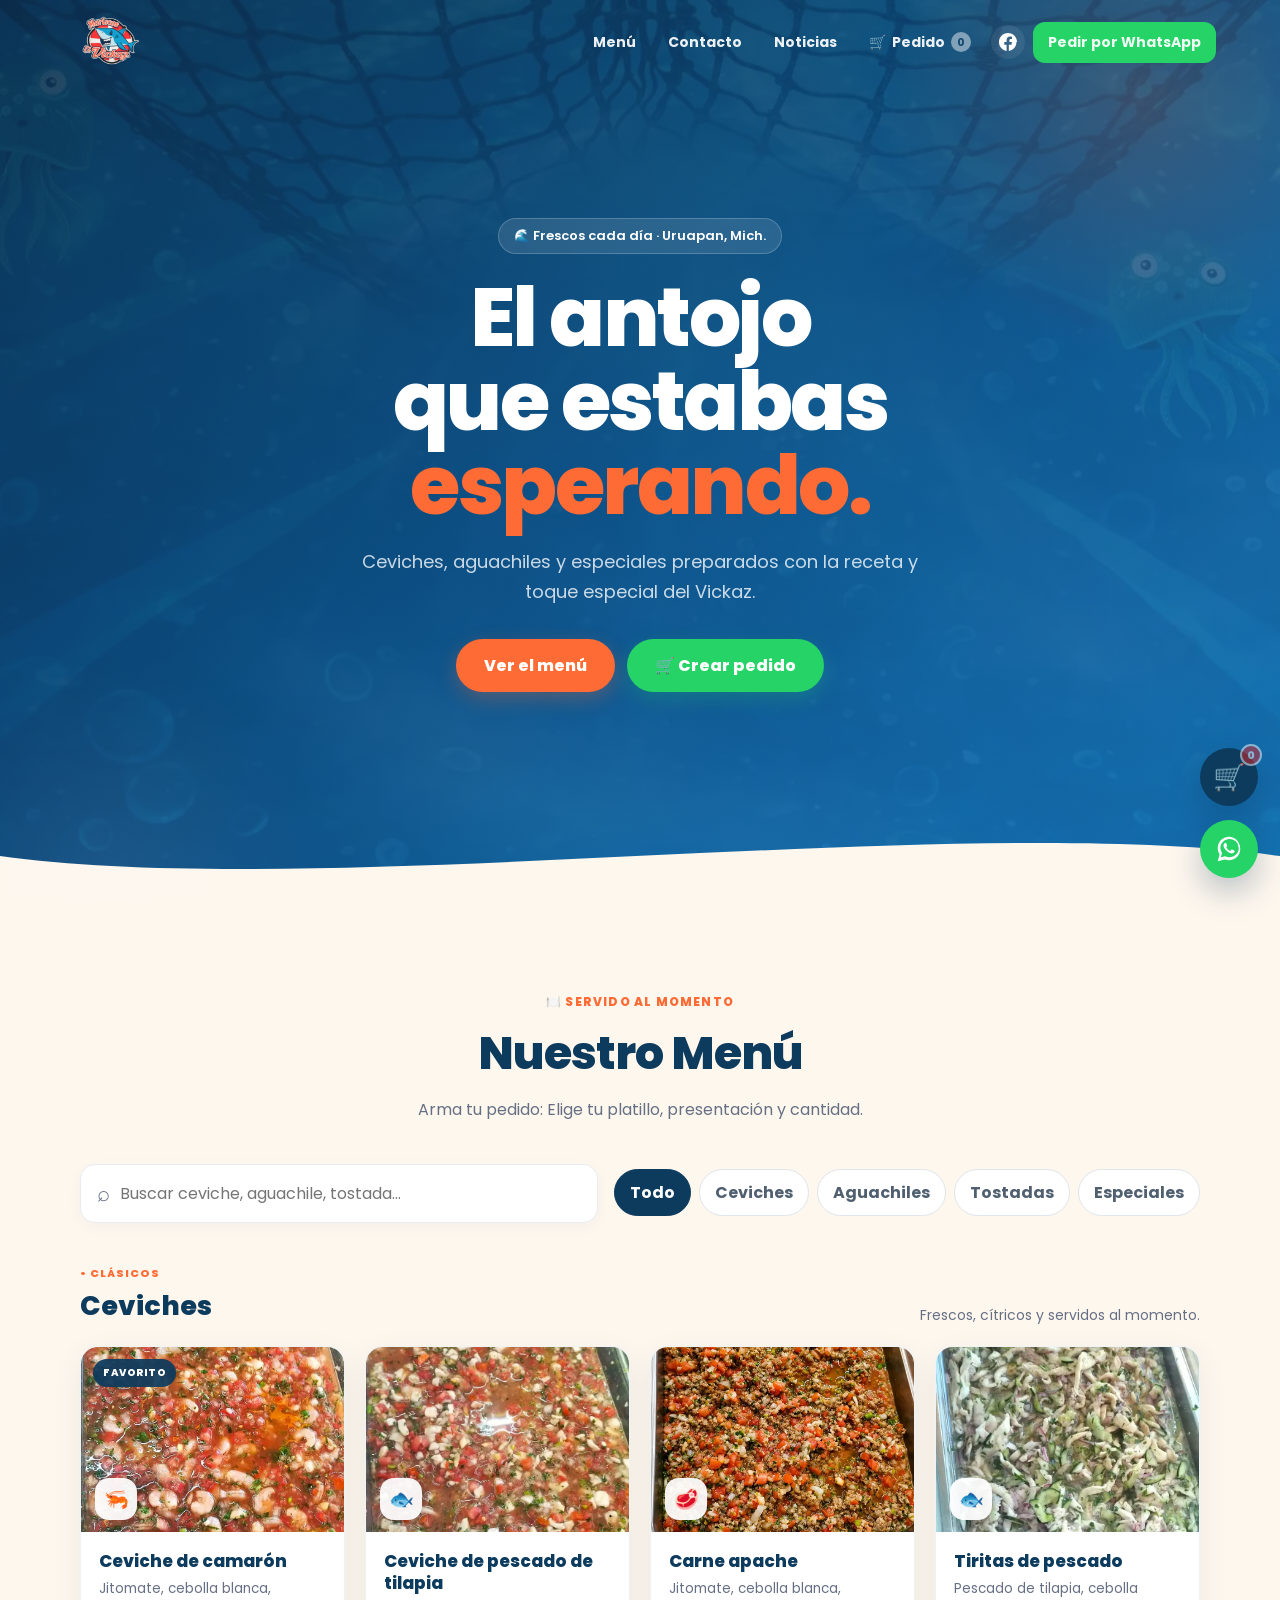
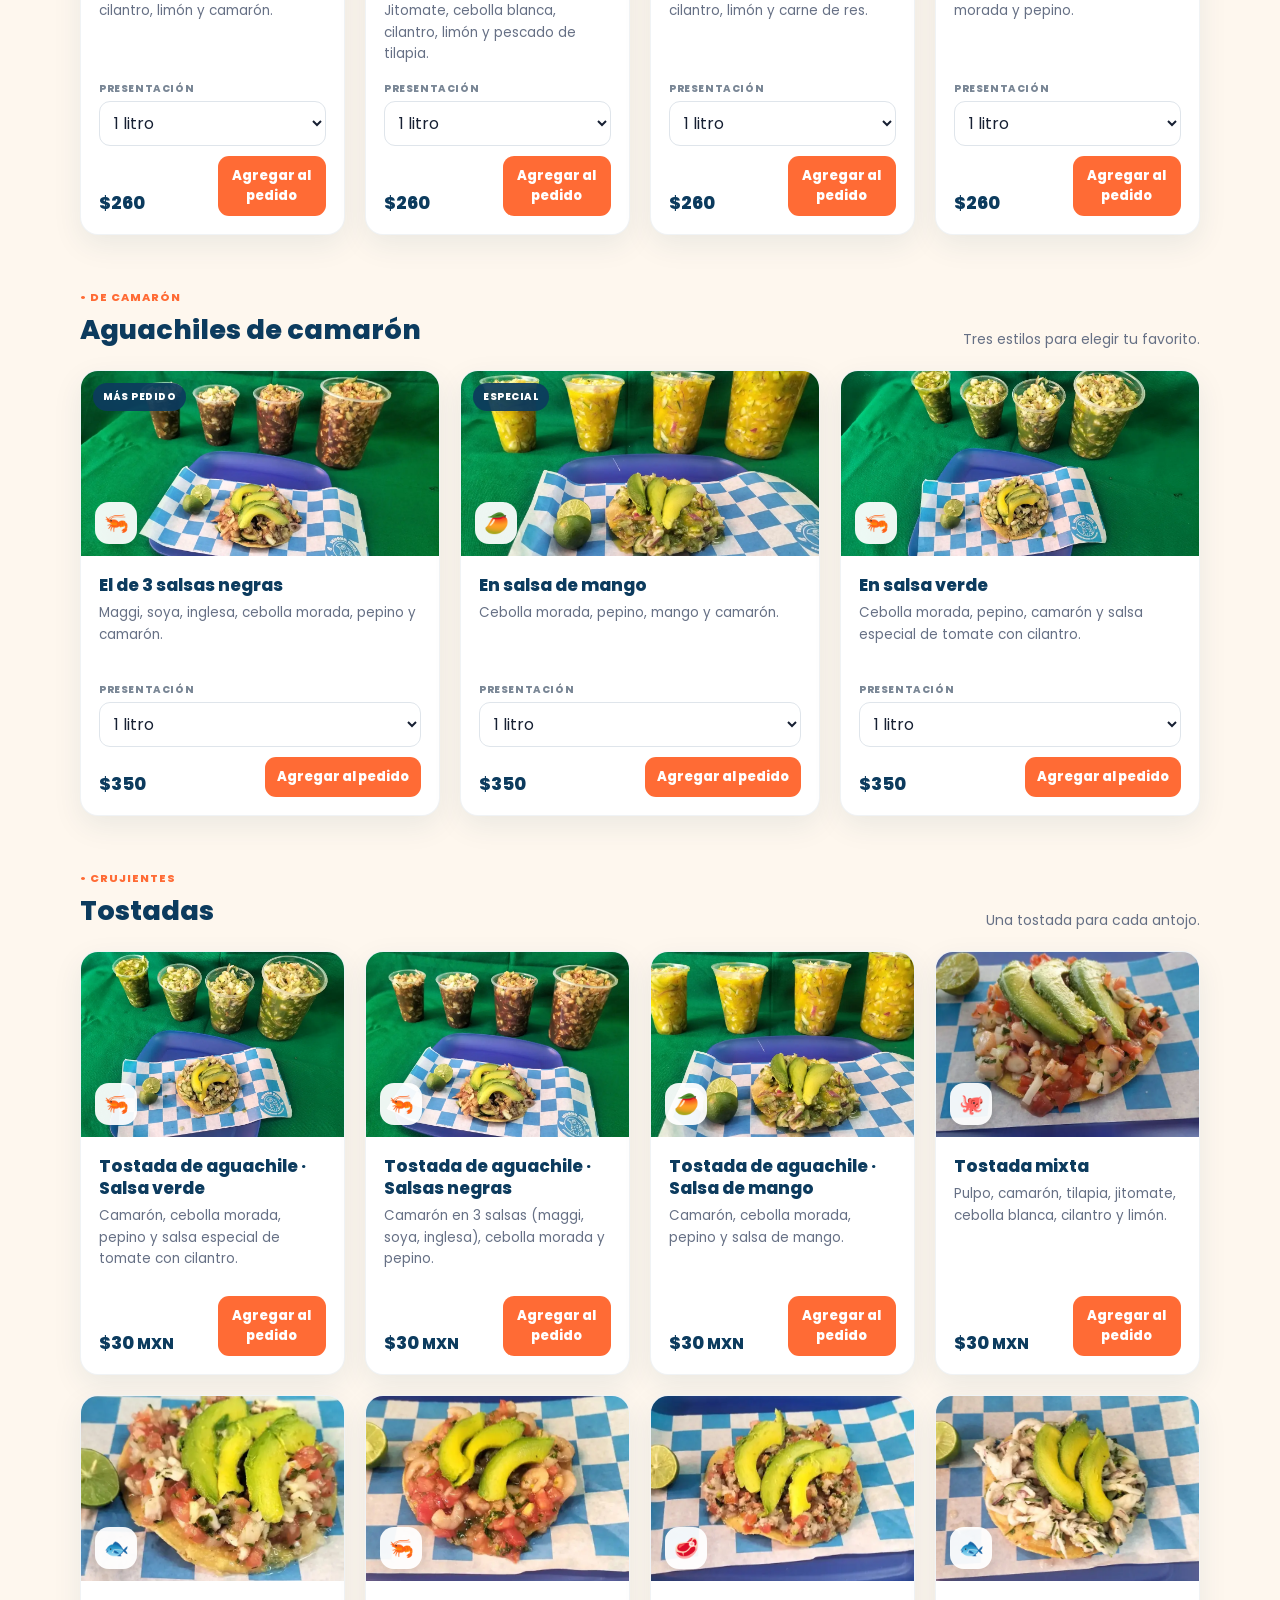
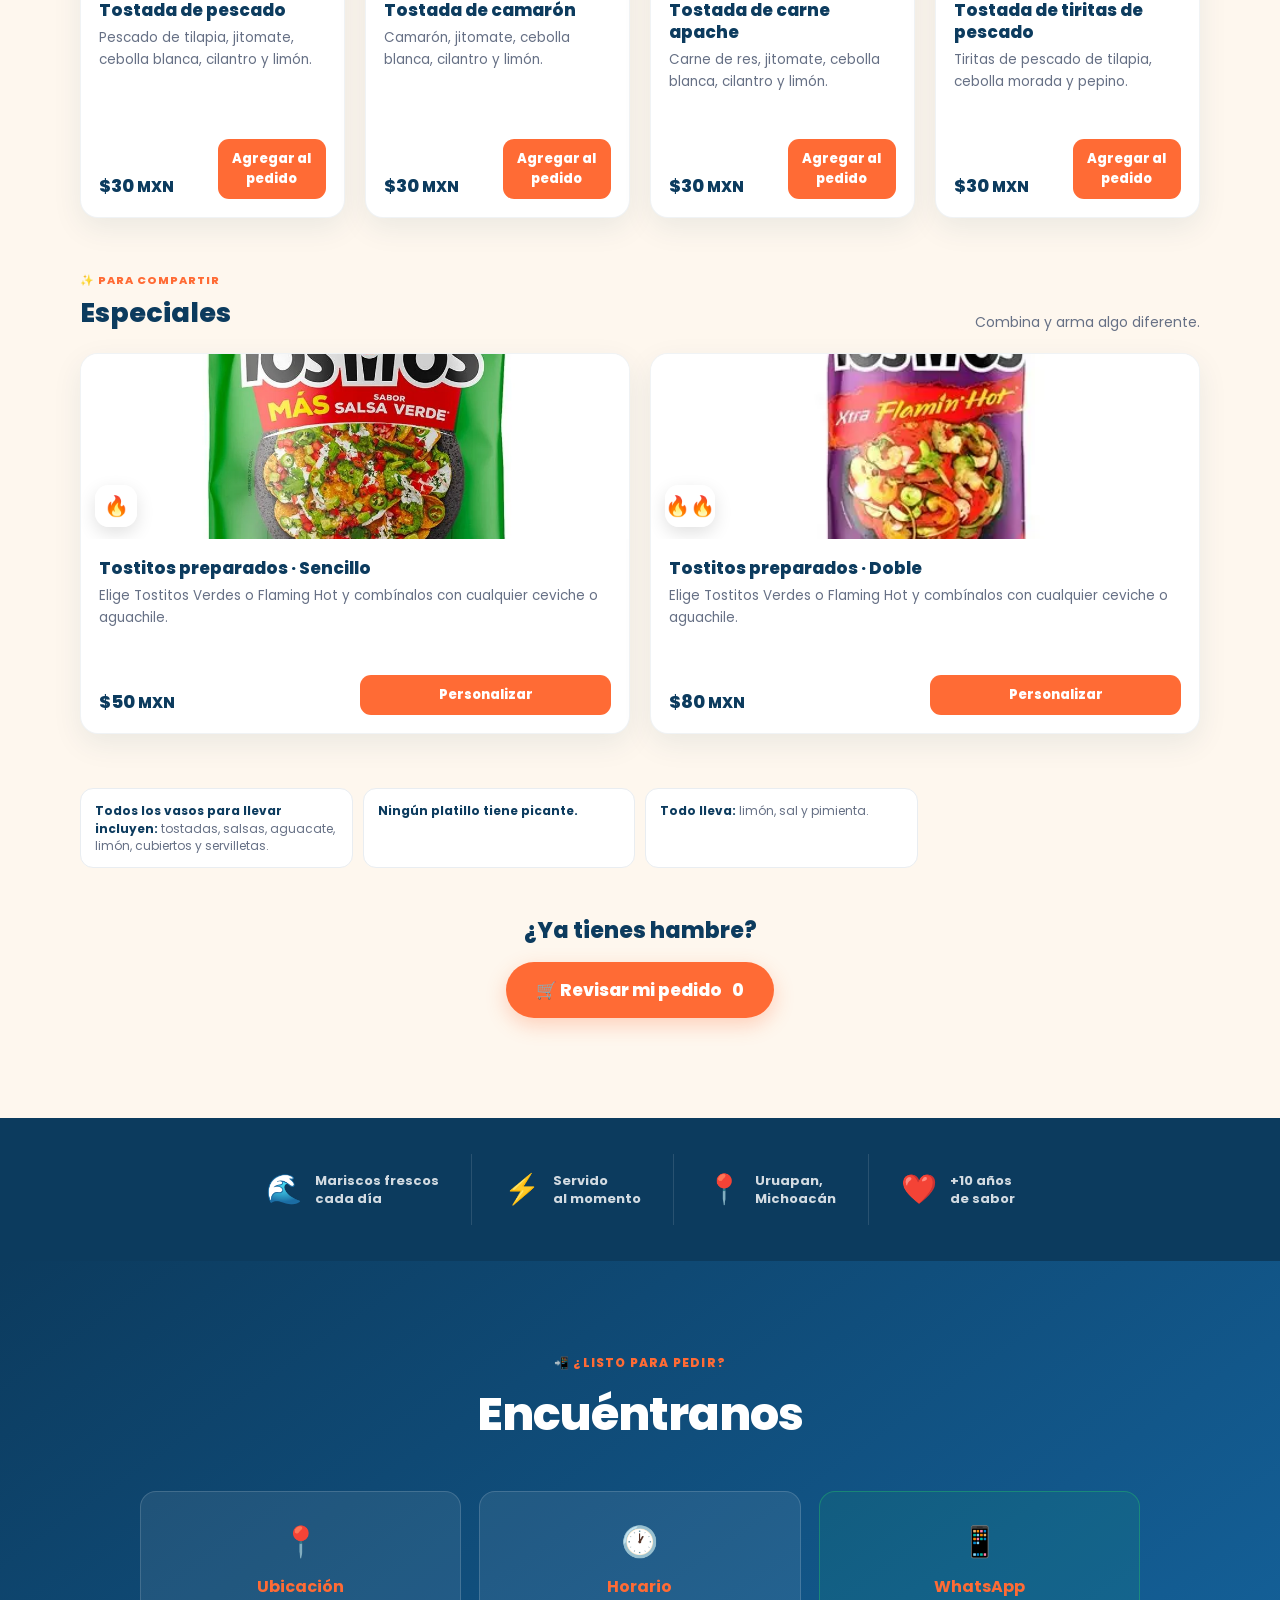
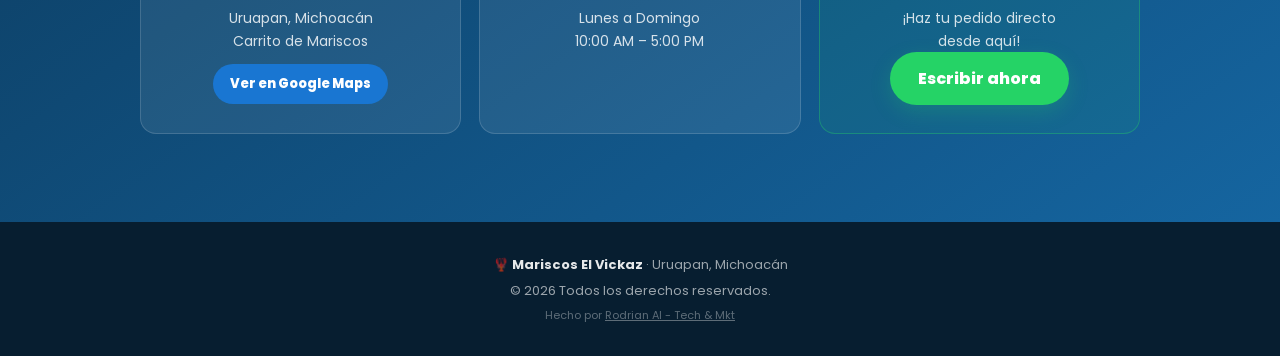
<file: index.html>
<!DOCTYPE html>
<html lang="es">
<head>
  <meta charset="UTF-8">
  <meta name="viewport" content="width=device-width, initial-scale=1.0">
  <title>Mariscos El Vickaz – Frescos y Sabrosos · Uruapan</title>
  <link rel="icon" href="/assets/icons/logo.svg" />
  <link rel="preconnect" href="https://fonts.googleapis.com">
  <link rel="preconnect" href="https://fonts.gstatic.com" crossorigin>
  <link href="https://fonts.googleapis.com/css2?family=Poppins:wght@400;500;600;700;800&display=swap" rel="stylesheet">
  <link rel="stylesheet" href="./styles/styles.css">
</head>
<body>
  <header class="navbar" id="navbar">
    <div class="nav-inner">
      <a class="logo" href="#inicio" aria-label="Mariscos El Vickaz">
        <img src="./assets/icons/logo.svg" alt="Logo de Mariscos El Vickaz">
      </a>
      <nav>
        <a href="#menu">Menú</a>
        <a href="#contacto">Contacto</a>
        <a href="blog.html">Noticias</a>
        <button class="nav-cart" id="openCart" type="button" aria-label="Abrir carrito">
          <span aria-hidden="true">🛒</span> Pedido
          <span class="nav-cart-count cart-count">0</span>
        </button>
        <div class="nav-social">
          <a href="https://www.facebook.com/ElVickaz/" target="_blank" rel="noopener" aria-label="Facebook de Mariscos El Vickaz">
            <img src="./assets/icons/facebook.svg" alt="" width="18" height="18">
          </a>
        </div>
        <a href="https://wa.me/+524525182817?text=Hola%2C%20quiero%20hacer%20un%20pedido%20%F0%9F%A6%9E" target="_blank" rel="noopener" class="nav-whatsapp">Pedir por WhatsApp</a>
      </nav>
      <button class="hamburger" id="hamburger" type="button" aria-label="Abrir menú">☰</button>
    </div>
    <div class="mobile-menu" id="mobileMenu">
      <a href="#menu" class="mobile-link">Menú</a>
      <a href="#contacto" class="mobile-link">Contacto</a>
      <a href="blog.html" class="mobile-link">Noticias</a>
      <button class="mobile-link mobile-cart" id="openCartMobile" type="button">🛒 Ver mi pedido <span class="cart-count">0</span></button>
      <a href="https://wa.me/+524525182817?text=Hola%2C%20quiero%20hacer%20un%20pedido%20%F0%9F%A6%9E" target="_blank" rel="noopener" class="mobile-link mobile-wa">Pedir por WhatsApp</a>
    </div>
  </header>

  <section class="hero" id="inicio">
    <div class="hero-content">
      <span class="hero-badge">🌊 Frescos cada día · Uruapan, Mich.</span>
      <h1>El antojo<br>que estabas<br><span class="highlight">esperando.</span></h1>
      <p>Ceviches, aguachiles y especiales preparados con la receta y toque especial del Vickaz.</p>
      <div class="hero-ctas">
        <a href="#menu" class="btn-primary">Ver el menú</a>
        <button class="btn-wa" type="button" id="heroCart">🛒 Crear pedido</button>
      </div>
    </div>
    <div class="hero-wave">
      <img src="./assets/icons/wave.svg" alt="" aria-hidden="true">
    </div>
  </section>

  <section class="menu" id="menu">
    <div class="section-header">
      <span class="section-tag">🍽️ Servido al momento</span>
      <h2>Nuestro Menú</h2>
      <p>Arma tu pedido: Elige tu platillo, presentación y cantidad.</p>
    </div>

    <div class="menu-toolbar" aria-label="Filtros del menú">
      <div class="menu-search-wrap">
        <span>⌕</span>
        <input id="menuSearch" type="search" placeholder="Buscar ceviche, aguachile, tostada..." autocomplete="off">
      </div>
      <div class="filter-pills" id="filterPills">
        <button class="filter-pill active" data-filter="all" type="button">Todo</button>
        <button class="filter-pill" data-filter="ceviches" type="button">Ceviches</button>
        <button class="filter-pill" data-filter="aguachiles" type="button">Aguachiles</button>
        <button class="filter-pill" data-filter="tostadas" type="button">Tostadas</button>
        <button class="filter-pill" data-filter="especiales" type="button">Especiales</button>
      </div>
    </div>

    <div class="menu-results" id="menuResults" aria-live="polite"></div>

    <div class="menu-notes">
      <div><strong>Todos los vasos para llevar incluyen:</strong> tostadas, salsas, aguacate, limón, cubiertos y servilletas.</div>
      <div><strong>Ningún platillo tiene picante.</strong></div>
      <div><strong>Todo lleva:</strong> limón, sal y pimienta.</div>
    </div>

    <div class="menu-cta">
      <p>¿Ya tienes hambre?</p>
      <button class="btn-primary btn-large" type="button" id="menuCart">🛒 Revisar mi pedido <span class="inline-count cart-count">0</span></button>
    </div>
  </section>

  <section class="trust-band">
    <div class="trust-item"><span>🌊</span><p>Mariscos frescos<br>cada día</p></div>
    <div class="trust-item"><span>⚡</span><p>Servido<br>al momento</p></div>
    <div class="trust-item"><span>📍</span><p>Uruapan,<br>Michoacán</p></div>
    <div class="trust-item"><span>❤️</span><p>+10 años<br>de sabor</p></div>
  </section>

  <section class="contact" id="contacto">
    <div class="contact-inner">
      <div class="section-header light">
        <span class="section-tag">📲 ¿Listo para pedir?</span>
        <h2>Encuéntranos</h2>
      </div>
      <div class="contact-grid">
        <div class="contact-card">
          <div class="contact-icon">📍</div>
          <h4>Ubicación</h4>
          <p>Uruapan, Michoacán<br>Carrito de Mariscos</p>
          <a href="https://share.google/33uxrLVfbN3otMwr4" target="_blank" rel="noopener" class="btn-maps btn-wa-sm">Ver en Google Maps</a>
        </div>
        <div class="contact-card">
          <div class="contact-icon">🕐</div>
          <h4>Horario</h4>
          <p>Lunes a Domingo<br>10:00 AM – 5:00 PM</p>
        </div>
        <div class="contact-card contact-card-wa">
          <div class="contact-icon">📱</div>
          <h4>WhatsApp</h4>
          <p>¡Haz tu pedido directo<br>desde aquí!</p>
          <a href="https://wa.me/+524525182817?text=Hola%2C%20quiero%20hacer%20un%20pedido%20%F0%9F%A6%9E" target="_blank" rel="noopener" class="btn-wa btn-wa-sm">Escribir ahora</a>
        </div>
      </div>
    </div>
  </section>

  <footer>
    <p>🦞 <strong>Mariscos El Vickaz</strong> · Uruapan, Michoacán</p>
    <p>&copy; 2026 Todos los derechos reservados.</p>
    <p class="footer-credit">Hecho por <a href="https://www.accordingchimpanzee.com" target="_blank" rel="noopener">Rodrian AI - Tech &amp; Mkt</a></p>
  </footer>

  <div class="floating-actions">
    <button class="floating-btn floating-cart" id="floatingCart" type="button" aria-label="Abrir pedido">
      <span aria-hidden="true">🛒</span>
      <span class="cart-badge cart-count">0</span>
    </button>
    <a class="floating-btn floating-whatsapp" href="https://wa.me/+524525182817?text=Hola%2C%20quiero%20hacer%20un%20pedido%20%F0%9F%A6%9E" target="_blank" rel="noopener" aria-label="Escribir por WhatsApp">
      <img src="./assets/icons/whatsapp-float.svg" alt="Whatsapp" width="30" height="30" aria-hidden="true">
    </a>
  </div>

  <div class="cart-overlay" id="cartOverlay" aria-hidden="true">
    <div class="cart-modal" id="cartModal" role="dialog" aria-modal="true" aria-labelledby="cartTitle">
      <div class="cart-modal-header">
        <div>
          <span class="section-tag">Tu selección</span>
          <h3 id="cartTitle">🛒 Mi pedido</h3>
        </div>
        <button class="cart-close" id="cartClose" type="button" aria-label="Cerrar">✕</button>
      </div>
      <div class="cart-modal-body" id="cartBody"></div>
      <div class="cart-modal-footer" id="cartFooter"></div>
    </div>
  </div>

  <div class="config-overlay" id="configOverlay" aria-hidden="true">
    <div class="config-modal" role="dialog" aria-modal="true" aria-labelledby="configTitle">
      <div class="config-header">
        <div>
          <span class="section-tag">Personaliza</span>
          <h3 id="configTitle">Tostitos preparados</h3>
        </div>
        <button class="cart-close" id="configClose" type="button" aria-label="Cerrar">✕</button>
      </div>
      <div class="config-body" id="configBody"></div>
      <div class="config-footer">
        <button class="btn-clear" id="configCancel" type="button">Cancelar</button>
        <button class="btn-primary" id="configAdd" type="button">Agregar al pedido</button>
      </div>
    </div>
  </div>

  <script src="./index.js"></script>
</body>
</html>
</file>
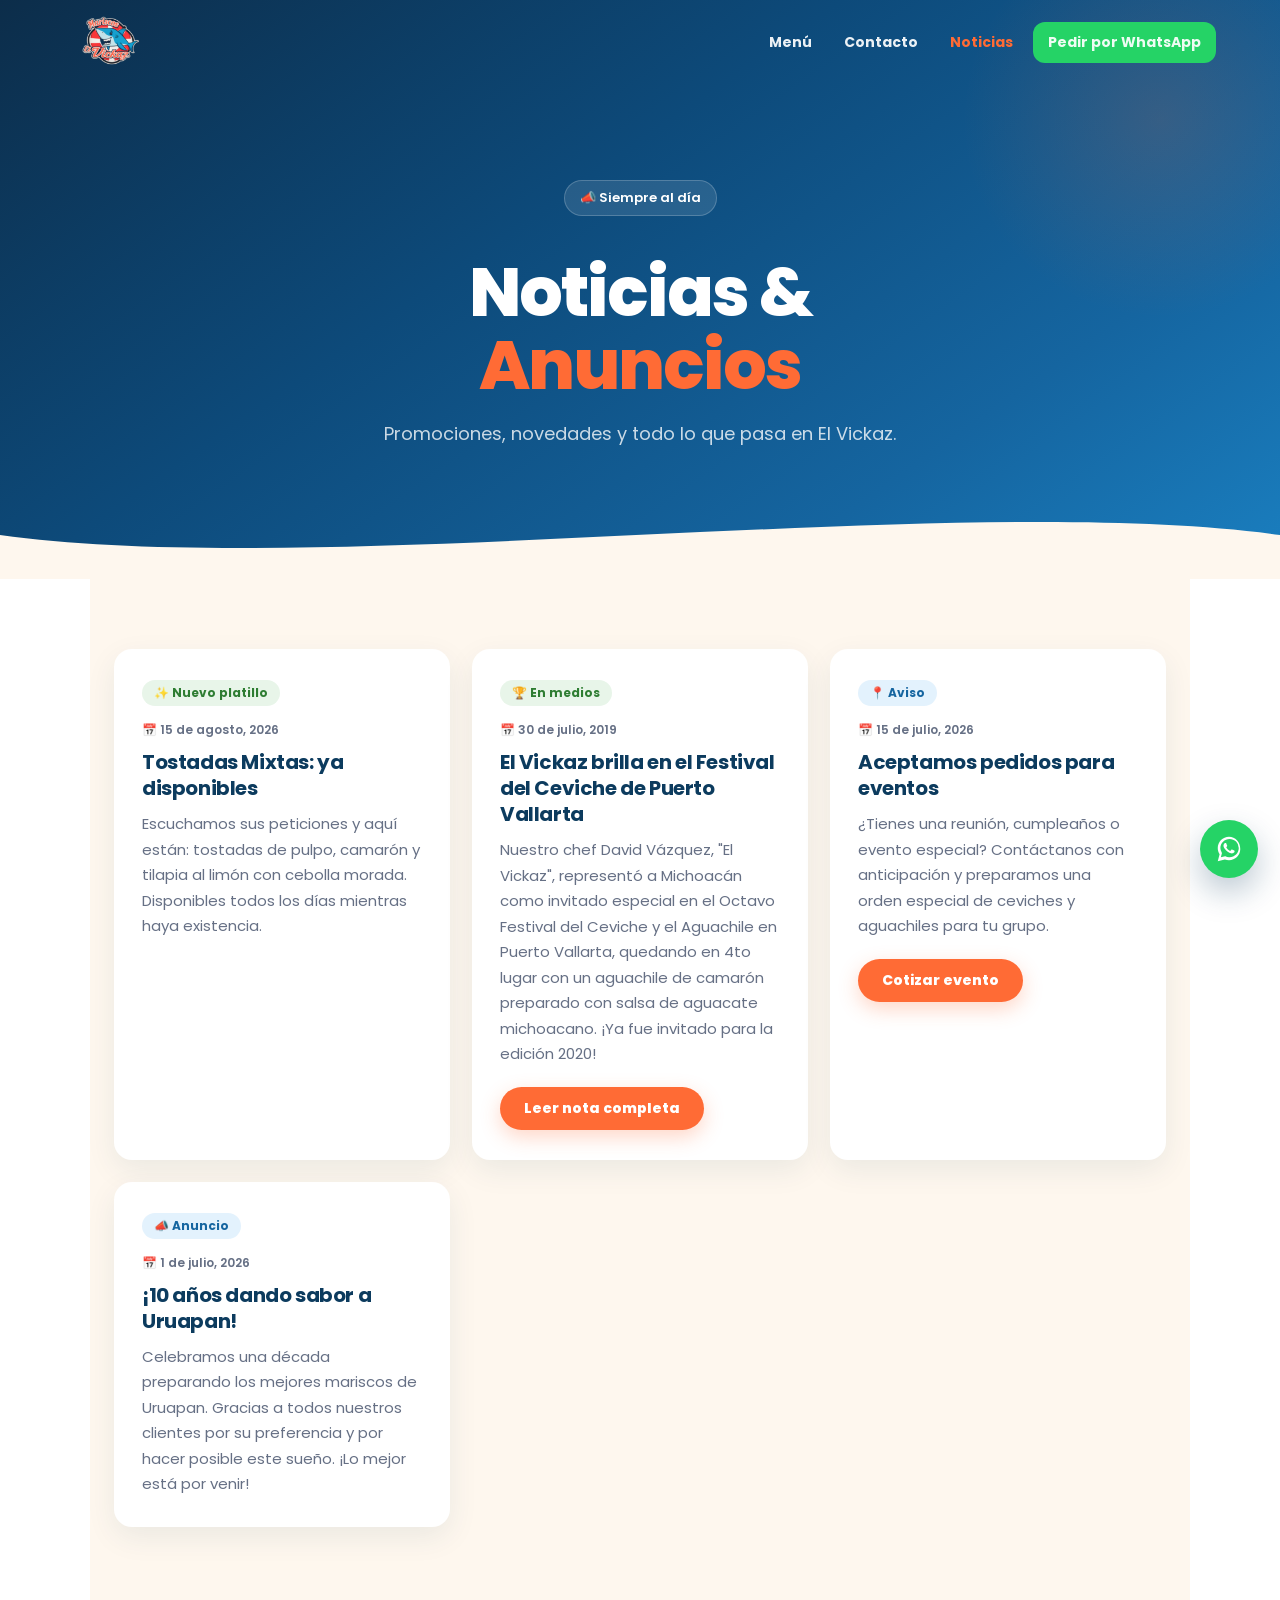
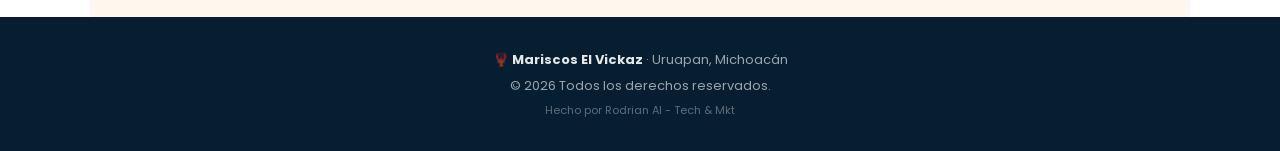
<file: blog.html>
<!DOCTYPE html>
<html lang="es">
<head>
  <meta charset="UTF-8">
  <meta name="viewport" content="width=device-width, initial-scale=1.0">
  <title>Noticias & Anuncios – Mariscos El Vickaz</title>
  <link rel="icon" href="/assets/icons/logo.svg" />
  <link rel="preconnect" href="https://fonts.googleapis.com">
  <link rel="preconnect" href="https://fonts.gstatic.com" crossorigin>
  <link href="https://fonts.googleapis.com/css2?family=Poppins:wght@400;600;700;800&display=swap" rel="stylesheet">
  <link rel="stylesheet" href="./styles/styles.css">
  <link rel="stylesheet" href="./styles/blog.css">
</head>
<body>

  <header class="navbar scrolled" id="navbar">
    <div class="nav-inner">
      <div class="logo"><a href="index.html" style="color:inherit;text-decoration:none;">
        <img loading="eager" src="./assets/icons/logo.svg" alt="Logo de Mariscos El Vickaz" width="100%" height="100%">
      </a></div>
      <nav>
        <a href="index.html#menu">Menú</a>
        <a href="index.html#contacto">Contacto</a>
        <a href="blog.html" class="nav-active">Noticias</a>
        <a href="https://wa.me/+524525182817?text=Hola%2C%20quiero%20hacer%20un%20pedido%20%F0%9F%A6%9E" target="_blank" rel="noopener" class="nav-whatsapp">Pedir por WhatsApp</a>
      </nav>
      <button class="hamburger" id="hamburger" aria-label="Abrir menú">&#9776;</button>
    </div>
    <div class="mobile-menu" id="mobileMenu">
      <a href="index.html#menu" class="mobile-link">Menú</a>
      <a href="index.html#contacto" class="mobile-link">Contacto</a>
      <a href="blog.html" class="mobile-link">Noticias</a>
      <a href="https://wa.me/+524525182817?text=Hola%2C%20quiero%20hacer%20un%20pedido%20%F0%9F%A6%9E" target="_blank" rel="noopener" class="mobile-link mobile-wa">Pedir por WhatsApp</a>
    </div>
  </header>

  <section class="blog-hero">
    <div class="blog-hero-content">
      <span class="hero-badge">📣 Siempre al día</span>
      <h1>Noticias &<br><span class="highlight">Anuncios</span></h1>
      <p>Promociones, novedades y todo lo que pasa en El Vickaz.</p>
    </div>
    <div class="hero-wave">
      <img src="./assets/icons/wave.svg" alt="" aria-hidden="true">
    </div>
  </section>

  <main class="blog-main">

    <div class="posts-grid">

      <article class="post fade-in">
        <div class="post-badge badge-new-item">✨ Nuevo platillo</div>
        <div class="post-meta">
          <span class="post-date">📅 15 de agosto, 2026</span>
        </div>
        <h2 class="post-title">Tostadas Mixtas: ya disponibles</h2>
        <p class="post-excerpt">
          Escuchamos sus peticiones y aquí están: tostadas de pulpo, camarón y tilapia al limón con cebolla morada. Disponibles todos los días mientras haya existencia.
        </p>
      </article>

      <article class="post fade-in">
        <div class="post-badge badge-new-item">🏆 En medios</div>
        <div class="post-meta">
          <span class="post-date">📅 30 de julio, 2019</span>
        </div>
        <h2 class="post-title">El Vickaz brilla en el Festival del Ceviche de Puerto Vallarta</h2>
        <p class="post-excerpt">
          Nuestro chef David Vázquez, "El Vickaz", representó a Michoacán como invitado especial en el
          Octavo Festival del Ceviche y el Aguachile en Puerto Vallarta, quedando en 4to lugar con un
          aguachile de camarón preparado con salsa de aguacate michoacano. ¡Ya fue invitado para la edición 2020!
        </p>
        <a href="https://www.quadratin.com.mx/cultura/deleita-con-ceviche-chef-michoacano-en-festival-de-puerto-vallarta/" target="_blank" rel="noopener" class="btn-primary post-btn">
          Leer nota completa
        </a>
      </article>

      <article class="post fade-in">
        <div class="post-badge badge-info">📍 Aviso</div>
        <div class="post-meta">
          <span class="post-date">📅 15 de julio, 2026</span>
        </div>
        <h2 class="post-title">Aceptamos pedidos para eventos</h2>
        <p class="post-excerpt">
          ¿Tienes una reunión, cumpleaños o evento especial? Contáctanos con anticipación y
          preparamos una orden especial de ceviches y aguachiles para tu grupo.
        </p>
        <a href="https://wa.me/+524525182817?text=Hola%2C%20quiero%20cotizar%20un%20pedido%20para%20evento" target="_blank" rel="noopener" class="btn-primary post-btn">
          Cotizar evento
        </a>
      </article>

      <article class="post fade-in">
        <div class="post-badge badge-info">📣 Anuncio</div>
        <div class="post-meta">
          <span class="post-date">📅 1 de julio, 2026</span>
        </div>
        <h2 class="post-title">¡10 años dando sabor a Uruapan!</h2>
        <p class="post-excerpt">
          Celebramos una década preparando los mejores mariscos de Uruapan. Gracias a todos nuestros
          clientes por su preferencia y por hacer posible este sueño. ¡Lo mejor está por venir!
        </p>
      </article>
    </div>
  </main>

  <footer>
    <p>🦞 <strong>Mariscos El Vickaz</strong> · Uruapan, Michoacán</p>
    <p>&copy; 2026 Todos los derechos reservados.</p>
    <p class="footer-credit">Hecho por Rodrian AI - Tech & Mkt</p>
  </footer>

  <div class="floating-actions">
    <a class="floating-btn floating-whatsapp" href="https://wa.me/+524525182817?text=Hola%2C%20quiero%20hacer%20un%20pedido%20%F0%9F%A6%9E" target="_blank" rel="noopener" aria-label="Escribir por WhatsApp">
      <img src="./assets/icons/whatsapp-float.svg" alt="Whatsapp" width="30" height="30" aria-hidden="true">
    </a>
  </div>

  <script src="index.js"></script>
</body>
</html>
</file>
<file: styles/styles.css>
﻿/* ===== Reset & Base ===== */
*, *::before, *::after { margin: 0; padding: 0; box-sizing: border-box; }
:root {
  --blue-dark: #0c3b5e;
  --blue: #1565a0;
  --blue-mid: #1976d2;
  --orange: #ff6b35;
  --orange-dark: #e05522;
  --orange-wa: #25d366;
  --cream: #fef7ee;
  --cream-2: #fffaf4;
  --gray-light: #f4f6f8;
  --border: #e9edf1;
  --text: #172033;
  --text-soft: #667085;
  --radius: 18px;
  --shadow: 0 10px 30px rgba(12, 59, 94, 0.08);
}
html { scroll-behavior: smooth; }
body { font-family: "Poppins", Arial, sans-serif; color: var(--text); background: #fff; overflow-x: hidden; }
body.modal-open { overflow: hidden; }
button, input, select { font: inherit; }
button { cursor: pointer; }

/* ===== Navigation ===== */
.navbar { position: fixed; top: 0; left: 0; right: 0; z-index: 100; background: transparent; transition: background .3s, box-shadow .3s; }
.navbar.scrolled { background: rgba(12,59,94,.96); box-shadow: 0 2px 18px rgba(0,0,0,.18); -webkit-backdrop-filter: blur(12px); backdrop-filter: blur(12px); }
.nav-inner { display:flex; align-items:center; justify-content:space-between; max-width:1200px; margin:0 auto; padding:10px 24px; }
.logo { display:flex; align-items:center; width:92px; height:64px; }
.logo a { display:flex; width:100%; height:100%; }
.logo img { width:100%; height:100%; object-fit:contain; }
nav { display:flex; align-items:center; gap:8px; }
nav a, .nav-cart { color:rgba(255,255,255,.92); text-decoration:none; font-weight:700; font-size:14px; padding:9px 12px; border:0; background:transparent; border-radius:12px; }
nav a:hover, .nav-cart:hover { color:#fff; background:rgba(255,255,255,.08); }
.nav-whatsapp { background:var(--orange-wa)!important; padding:10px 15px!important; }
.nav-cart { position:relative; display:inline-flex; align-items:center; gap:6px; }
.nav-cart-count { background:#fff; color:var(--blue-dark); min-width:20px; height:20px; padding:0 5px; border-radius:999px; display:inline-flex; align-items:center; justify-content:center; font-size:11px; }
.nav-cart-count.empty { opacity:.45; }
.hamburger { display:none; background:none; border:0; color:#fff; font-size:28px; }
.mobile-menu { display:none; flex-direction:column; background:var(--blue-dark); padding:10px 24px 20px; }
.mobile-menu.open { display:flex; }
.mobile-link { color:#fff; text-decoration:none; border:0; border-bottom:1px solid rgba(255,255,255,.1); background:none; text-align:left; padding:12px 0; font-weight:600; }
.mobile-wa { background:var(--orange-wa); color:#fff!important; text-align:center; border-radius:12px; margin-top:12px; border:0; }
.mobile-cart { display:flex; align-items:center; justify-content:space-between; }

/* ===== Hero ===== */
.hero { min-height:100vh; display:flex; align-items:center; justify-content:center; position:relative; overflow:hidden; background:linear-gradient(145deg,rgba(12,45,74,.88) 0%,rgba(13,74,122,.85) 45%,rgba(21,101,160,.82) 76%,rgba(26,127,192,.8) 100%), url("../assets/fondo.webp") center/cover no-repeat; padding:100px 24px 90px; }
.hero::before { content:""; position:absolute; width:520px; height:520px; border-radius:50%; background:radial-gradient(circle,rgba(255,107,53,.18),transparent 70%); top:-160px; right:-120px; }
.hero::after { content:""; position:absolute; width:420px; height:420px; border-radius:50%; background:radial-gradient(circle,rgba(255,255,255,.06),transparent 70%); bottom:-180px; left:-100px; }
.hero-content { position:relative; z-index:1; max-width:760px; margin:0 auto; text-align:center; }
.hero-badge { display:inline-block; background:rgba(255,255,255,.11); border:1px solid rgba(255,255,255,.2); color:#fff; font-size:13px; font-weight:600; padding:7px 15px; border-radius:50px; margin-bottom:22px; }
.hero-content h1 { font-size:clamp(48px,8vw,82px); line-height:1.02; letter-spacing:-2.5px; font-weight:800; color:#fff; margin-bottom:20px; }
.highlight { color:var(--orange); }
.hero-content p { color:rgba(255,255,255,.78); max-width:610px; margin:0 auto 32px; font-size:18px; line-height:1.65; }
.hero-ctas { display:flex; gap:12px; justify-content:center; flex-wrap:wrap; }
.btn-primary, .btn-wa { border:0; display:inline-flex; justify-content:center; align-items:center; gap:8px; text-decoration:none; font-weight:800; border-radius:999px; padding:14px 28px; transition:.2s ease; }
.btn-primary { background:var(--orange); color:#fff; box-shadow:0 7px 20px rgba(255,107,53,.28); }
.btn-primary:hover { background:var(--orange-dark); transform:translateY(-2px); }
.btn-wa { background:var(--orange-wa); color:#fff; box-shadow:0 7px 20px rgba(37,211,102,.22); }
.btn-wa:hover { background:#1ebe5b; transform:translateY(-2px); }
.btn-large { font-size:17px; padding:15px 30px; }
.inline-count { margin-left:2px; }
.hero-wave { position:absolute; left:0; right:0; bottom:-1px; line-height:0; }
.hero-wave svg, .hero-wave img { display:block; width:100%; height:clamp(40px,12vw,90px); }

/* ===== Sections ===== */
.section-header { text-align:center; margin-bottom:42px; }
.section-header h2 { font-size:clamp(30px,5vw,46px); color:var(--blue-dark); font-weight:800; margin-bottom:9px; letter-spacing:-1px; }
.section-header p { color:var(--text-soft); font-size:16px; }
.section-header.light h2, .section-header.light p { color:#fff; }
.section-tag { display:inline-block; font-size:12px; text-transform:uppercase; letter-spacing:1.2px; font-weight:800; color:var(--orange); margin-bottom:8px; }

/* ===== Menu ===== */
.menu { background:var(--cream); padding:88px 24px 100px; }
.menu-toolbar { max-width:1120px; margin:0 auto 42px; display:flex; gap:16px; align-items:center; justify-content:space-between; flex-wrap:wrap; }
.menu-search-wrap { flex:1 1 320px; display:flex; align-items:center; gap:10px; background:#fff; border:1px solid var(--border); border-radius:15px; padding:12px 16px; box-shadow:0 4px 15px rgba(12,59,94,.04); }
.menu-search-wrap span { font-size:22px; color:var(--text-soft); }
.menu-search-wrap input { border:0; outline:0; width:100%; background:transparent; color:var(--text); }
.filter-pills { display:flex; gap:8px; overflow:auto; max-width:100%; padding-bottom:2px; }
.filter-pill { border:1px solid #dfe5eb; background:#fff; color:#506070; padding:10px 15px; border-radius:999px; font-weight:700; white-space:nowrap; }
.filter-pill:hover, .filter-pill.active { background:var(--blue-dark); border-color:var(--blue-dark); color:#fff; }
.menu-results { max-width:1120px; margin:0 auto; }
.menu-group { margin-bottom:54px; }
.group-heading { display:flex; align-items:end; justify-content:space-between; gap:20px; margin-bottom:20px; }
.group-heading h3 { color:var(--blue-dark); font-size:27px; font-weight:800; }
.group-heading p { color:var(--text-soft); font-size:14px; }
.group-kicker { display:block; color:var(--orange); font-weight:800; font-size:11px; letter-spacing:1px; text-transform:uppercase; margin-bottom:4px; }
.menu-grid { display:grid; grid-template-columns:repeat(auto-fit,minmax(260px,1fr)); gap:20px; }
.menu-card { background:#fff; border:1px solid rgba(12,59,94,.06); border-radius:var(--radius); box-shadow:var(--shadow); overflow:hidden; display:flex; flex-direction:column; transition:transform .22s, box-shadow .22s; }
.menu-card:hover { transform:translateY(-5px); box-shadow:0 18px 38px rgba(12,59,94,.13); }
.card-image-wrap { height:185px; position:relative; overflow:hidden; background:#dce8ef; }
.card-img { width:100%; height:100%; display:block; object-fit:cover; transition:transform .35s; }
.menu-card:hover .card-img { transform:scale(1.035); }
.card-emoji { position:absolute; left:14px; bottom:12px; min-width: 42px; width:auto; height:42px; border-radius:14px; background:rgba(255,255,255,.93); display:flex; align-items:center; justify-content:center; font-size:20px; box-shadow:0 6px 18px rgba(0,0,0,.12); }
.card-badge { position:absolute; top:12px; left:12px; background:rgba(12,59,94,.92); color:#fff; padding:6px 10px; border-radius:999px; font-size:10px; font-weight:800; text-transform:uppercase; letter-spacing:.5px; }
.card-body { padding:18px; display:flex; flex:1; flex-direction:column; }
.card-top h4 { color:var(--blue-dark); font-size:17px; font-weight:800; line-height:1.3; margin-bottom:6px; }
.card-body p { color:var(--text-soft); font-size:13.5px; line-height:1.6; min-height:64px; }
.choice-hint { margin-top:9px; font-size:11px; color:#2e7d32; font-weight:700; }
.card-purchase { margin-top:auto; padding-top:16px; display:grid; grid-template-columns:1fr 1fr; gap:10px; align-items:end; }
.select-field { display:flex; flex-direction:column; gap:4px; min-width:0; }
.select-field span { font-size:10px; text-transform:uppercase; letter-spacing:.6px; color:#7a8796; font-weight:800; }
.select-field select, .config-select { width:100%; border:1px solid #dfe5eb; border-radius:11px; background:#fff; color:var(--text); padding:9px 10px; outline:none; }
.card-price, .single-price { font-size:18px; font-weight:800; color:var(--blue-dark); }
.card-price, .single-price { grid-column:1/2; grid-row:2; }
.card-price { margin-top:-5px; }
.card-purchase .select-field { grid-column:1/3; }
.card-purchase .btn-add { grid-column:2; grid-row:2; }
.btn-add { width:100%; border:0; background:var(--orange); color:#fff; border-radius:11px; padding:10px 12px; font-size:13px; font-weight:800; }
.btn-add:hover { background:var(--orange-dark); }
.empty-results { background:#fff; border-radius:18px; border:1px dashed #d8e0e8; text-align:center; padding:50px 20px; color:var(--text-soft); }
.empty-results span { font-size:42px; display:block; margin-bottom:12px; }
.empty-results h3 { color:var(--blue-dark); margin-bottom:7px; }
.menu-notes { max-width:1120px; margin:4px auto 34px; display:grid; grid-template-columns:repeat(4,1fr); gap:10px; }
.menu-notes div { background:#fff; border:1px solid var(--border); border-radius:13px; padding:13px 14px; color:var(--text-soft); font-size:12px; line-height:1.45; }
.menu-notes strong { color:var(--blue-dark); }
.menu-cta { max-width:1120px; margin:0 auto; text-align:center; padding-top:12px; }
.menu-cta p { font-size:22px; font-weight:800; color:var(--blue-dark); margin-bottom:15px; }

/* ===== Trust / Contact / Footer ===== */
.trust-band { background:var(--blue-dark); display:flex; justify-content:center; flex-wrap:wrap; padding:36px 24px; }
.trust-item { display:flex; align-items:center; gap:13px; padding:14px 32px; border-right:1px solid rgba(255,255,255,.12); }
.trust-item:last-child { border-right:0; }
.trust-item span { font-size:29px; }
.trust-item p { color:rgba(255,255,255,.82); font-size:13px; font-weight:700; line-height:1.35; }
.contact { background:linear-gradient(145deg,#0c3b5e 0%,#1565a0 100%); padding:88px 24px; }
.contact-inner { max-width:1000px; margin:0 auto; }
.contact-grid { display:grid; grid-template-columns:repeat(3,1fr); gap:18px; }
.contact-card { background:rgba(255,255,255,.08); border:1px solid rgba(255,255,255,.15); border-radius:16px; padding:28px 22px; text-align:center; color:#fff; }
.contact-icon { font-size:30px; margin-bottom:9px; }
.contact-card h4 { color:var(--orange); font-size:16px; margin-bottom:8px; }
.contact-card p { color:rgba(255,255,255,.82); line-height:1.6; font-size:14px; }
.btn-maps { display:inline-flex; background:var(--blue-mid); color:#fff; padding:10px 17px; border-radius:999px; margin-top:12px; text-decoration:none; font-size:13px; font-weight:800; }
.contact-card-wa { border-color:rgba(37,211,102,.35); background:rgba(37,211,102,.08); }
footer { background:#071e30; color:rgba(255,255,255,.6); text-align:center; padding:30px 24px; line-height:2; font-size:13px; }
footer strong { color:rgba(255,255,255,.9); }
.nav-social { display:flex; justify-content:center; margin:4px 0; }
.nav-social a { display:inline-flex; align-items:center; justify-content:center; width:34px; height:34px; border-radius:50%; background:rgba(255,255,255,.08); transition:background .2s; }
.nav-social a:hover { background:rgba(255,255,255,.18); }
.footer-credit { color:rgba(255,255,255,.35); font-size:11px; }
.footer-credit a { color:rgba(255,255,255,.35); }

/* ===== Floating actions ===== */
.floating-actions { position:fixed; right:22px; bottom:22px; z-index:250; display:flex; flex-direction:column; align-items:center; gap:14px; }
.floating-btn { position:relative; width:58px; height:58px; border-radius:50%; border:0; display:flex; align-items:center; justify-content:center; font-size:26px; box-shadow:0 14px 32px rgba(12,59,94,.28); transition:transform .2s; text-decoration:none; }
.floating-btn:hover { transform:translateY(-3px); }
.floating-cart { background:var(--blue-dark); color:#fff; }
.floating-whatsapp { background:var(--orange-wa); }
.cart-badge { position:absolute; top:-4px; right:-4px; background:#e02424; color:#fff; min-width:22px; height:22px; border-radius:999px; display:flex; justify-content:center; align-items:center; font-size:11px; font-weight:800; padding:0 5px; border:2px solid #fff; }
.cart-badge.empty { opacity:.5; }

/* ===== Cart ===== */
.cart-overlay, .config-overlay { position:fixed; inset:0; z-index:500; background:rgba(6,24,37,.56); opacity:0; pointer-events:none; transition:opacity .2s; display:flex; align-items:flex-end; justify-content:center; padding:18px; -webkit-backdrop-filter:blur(3px); backdrop-filter:blur(3px); }
.cart-overlay.open, .config-overlay.open { opacity:1; pointer-events:auto; }
.cart-modal, .config-modal { width:min(100%,560px); background:#fff; border-radius:24px; max-height:88vh; overflow:hidden; display:flex; flex-direction:column; box-shadow:0 30px 70px rgba(0,0,0,.28); transform:translateY(30px); transition:transform .25s ease; }
.cart-overlay.open .cart-modal, .config-overlay.open .config-modal { transform:translateY(0); }
.cart-modal-header, .config-header { display:flex; justify-content:space-between; align-items:center; padding:22px 24px 18px; border-bottom:1px solid var(--border); }
.cart-modal-header h3, .config-header h3 { color:var(--blue-dark); font-size:21px; font-weight:800; }
.cart-close { width:36px; height:36px; border:0; border-radius:50%; background:var(--gray-light); color:var(--text); font-size:15px; }
.cart-modal-body, .config-body { overflow:auto; padding:8px 22px 18px; }
.cart-empty { text-align:center; padding:52px 10px 44px; color:var(--text-soft); }
.cart-empty span { font-size:48px; display:block; margin-bottom:12px; }
.cart-empty h4 { color:var(--blue-dark); margin-bottom:7px; font-size:18px; }
.cart-empty p { margin-bottom:18px; font-size:13px; }
.cart-row { display:flex; align-items:center; gap:12px; padding:14px 0; border-bottom:1px solid #f0f2f4; }
.cart-thumb { width:54px; height:54px; object-fit:cover; border-radius:12px; flex-shrink:0; }
.cart-row-main { flex:1; min-width:0; }
.cart-row-name { color:var(--blue-dark); font-weight:800; font-size:14px; }
.cart-row-meta { color:var(--text-soft); font-size:11px; line-height:1.4; margin-top:2px; }
.cart-row-bottom { display:flex; justify-content:space-between; align-items:center; gap:12px; margin-top:8px; }
.cart-row-bottom strong { color:var(--orange-dark); font-size:14px; }
.cart-row-counter { display:flex; align-items:center; background:var(--gray-light); border-radius:999px; overflow:hidden; }
.counter-btn { width:32px; height:30px; border:0; background:transparent; color:var(--blue-dark); font-weight:800; font-size:18px; }
.counter-val { min-width:24px; text-align:center; font-weight:800; font-size:12px; }
.cart-remove { border:0; background:none; color:#99a3ad; font-size:22px; padding:4px; }
.cart-remove:hover { color:#d13b32; }
.cart-modal-footer { padding:15px 22px 22px; border-top:1px solid var(--border); display:flex; flex-direction:column; gap:10px; }
.cart-total-line { display:flex; justify-content:space-between; align-items:center; font-size:14px; color:var(--text-soft); }
.cart-total-line strong { color:var(--blue-dark); font-size:23px; }
.btn-whatsapp-order { border:0; background:var(--orange-wa); color:#fff; font-weight:800; border-radius:13px; padding:14px; display:flex; justify-content:space-between; }
.btn-whatsapp-order:hover { background:#1ebe5b; }
.btn-clear { background:#fff; border:1px solid #dde3e8; color:#657281; font-weight:700; border-radius:12px; padding:10px 12px; }
.cart-modal-footer small { color:#98a2ad; font-size:10px; text-align:center; line-height:1.4; }

/* ===== Configurator ===== */
.config-overlay { align-items:center; }
.config-modal { width:min(100%,620px); }
.config-body { padding:20px 24px; }
.config-intro { display:flex; gap:14px; align-items:center; padding:12px; border-radius:15px; background:var(--cream-2); margin-bottom:20px; }
.config-intro img { width:70px; height:70px; object-fit:cover; border-radius:12px; }
.config-intro strong { display:block; color:var(--orange-dark); font-size:20px; }
.config-intro span { color:var(--text-soft); font-size:12px; }
.config-section { margin-bottom:18px; }
.config-section > label { display:block; color:var(--blue-dark); font-weight:800; margin-bottom:9px; font-size:13px; }
.choice-grid { display:grid; grid-template-columns:1fr 1fr; gap:10px; }
.choice-btn { padding:12px; border:1px solid #dfe5eb; background:#fff; border-radius:12px; color:var(--text); font-weight:700; text-align:left; }
.choice-btn.selected { border-color:var(--orange); background:#fff4ef; color:var(--orange-dark); box-shadow:0 0 0 2px rgba(255,107,53,.08); }
.config-footer { padding:16px 24px 22px; border-top:1px solid var(--border); display:grid; grid-template-columns:1fr 1.5fr; gap:10px; }

/* ===== Toast / animation ===== */
.toast { position:fixed; left:50%; bottom:24px; transform:translate(-50%,20px); background:var(--blue-dark); color:#fff; border-radius:999px; padding:11px 16px; font-size:12px; font-weight:800; z-index:800; opacity:0; transition:.22s; box-shadow:0 12px 30px rgba(0,0,0,.2); }
.toast.show { opacity:1; transform:translate(-50%,0); }
.fade-in { opacity:0; transform:translateY(18px); transition:opacity .55s ease, transform .55s ease; }
.fade-in.visible { opacity:1; transform:translateY(0); }

/* ===== Responsive ===== */
@media (max-width:900px) {
  nav a:not(.nav-whatsapp):not(.nav-social a), nav .nav-cart { display:none; }
  .hamburger { display:block; }
  .menu-notes { grid-template-columns:repeat(2,1fr); }
  .contact-grid { grid-template-columns:1fr; }
  .trust-item { padding:12px 22px; }
}
@media (max-width:680px) {
  .nav-inner { padding:8px 18px; }
  .hero { padding:100px 20px 75px; }
  .hero-content p { font-size:16px; }
  .hero-ctas { flex-direction:column; align-items:center; }
  .hero-ctas .btn-primary, .hero-ctas .btn-wa { width:100%; max-width:320px; }
  .group-heading { display:block; }
  .group-heading p { margin-top:3px; }
  .menu-grid { grid-template-columns:1fr; }
  .menu-notes { grid-template-columns:1fr; }
  .menu-search-wrap { flex-basis:100%; }
  .filter-pills { width:100%; }
  .floating-actions { right:14px; bottom:14px; }
  .cart-modal, .config-modal { border-radius:22px 22px 0 0; max-height:92vh; }
  .config-overlay { align-items:flex-end; }
}
@media (max-width:480px) {
  .floating-btn { width:52px; height:52px; font-size:22px; }
  .card-purchase { grid-template-columns:1fr; }
  .card-purchase .select-field, .card-price, .card-purchase .btn-add { grid-column:auto; grid-row:auto; }
  .card-price { margin-top:0; }
  .choice-grid, .config-footer { grid-template-columns:1fr; }
}
</file>
<file: styles/blog.css>
.blog-hero {
  position: relative;
  background: linear-gradient(145deg, #0c2d4a 0%, #0d4a7a 40%, #1565a0 75%, #1a7fc0 100%);
  padding: 180px 24px 130px;
  overflow: hidden;
  text-align: center;
}

.blog-hero::before {
  content: "";
  position: absolute;
  width: 400px;
  height: 400px;
  border-radius: 50%;
  background: radial-gradient(circle, rgba(255,107,53,0.15) 0%, transparent 70%);
  top: -80px;
  right: -80px;
  pointer-events: none;
}

.blog-hero-content {
  position: relative;
  z-index: 1;
  max-width: 600px;
  margin: 0 auto;
}

.blog-hero-content h1 {
  font-size: clamp(40px, 7vw, 68px);
  font-weight: 800;
  color: #fff;
  line-height: 1.08;
  letter-spacing: -2px;
  margin: 18px 0 16px;
}

.blog-hero-content p {
  font-size: clamp(15px, 2vw, 18px);
  color: rgba(255,255,255,0.78);
  line-height: 1.7;
}

.blog-main {
  background: var(--cream);
  padding: 70px 24px 90px;
  max-width: 1100px;
  margin: 0 auto;
}

.post {
  background: #fff;
  border-radius: var(--radius);
  box-shadow: var(--shadow);
  padding: 30px 28px;
  position: relative;
  transition: transform 0.25s, box-shadow 0.25s;
}

.post:hover {
  transform: translateY(-4px);
  box-shadow: 0 12px 32px rgba(0,0,0,0.12);
}

.post-featured {
  margin-bottom: 32px;
  border-left: 5px solid var(--orange);
  background: linear-gradient(135deg, #fff 0%, #fff8f4 100%);
}

.post-featured .post-title {
  font-size: clamp(22px, 3vw, 30px);
}

.post-featured .post-excerpt {
  font-size: 16px;
  max-width: 680px;
}

.posts-grid {
  display: grid;
  grid-template-columns: repeat(auto-fit, minmax(300px, 1fr));
  gap: 22px;
}

.post-badge {
  display: inline-block;
  font-size: 12px;
  font-weight: 700;
  padding: 4px 12px;
  border-radius: 50px;
  margin-bottom: 10px;
}

.badge-promo    { background: #fff3e0; color: #e65100; }
.badge-new-item { background: #e8f5e9; color: #2e7d32; }
.badge-info     { background: #e3f2fd; color: #1565a0; }

.post-meta {
  margin-bottom: 8px;
}

.post-date {
  font-size: 12px;
  color: var(--text-soft);
  font-weight: 600;
}

.post-title {
  font-size: 20px;
  font-weight: 700;
  color: var(--blue-dark);
  letter-spacing: -0.4px;
  margin-bottom: 10px;
  line-height: 1.3;
}

.post-excerpt {
  font-size: 15px;
  color: var(--text-soft);
  line-height: 1.7;
  margin-bottom: 0;
}

.post-btn {
  margin-top: 20px;
  font-size: 14px;
  padding: 11px 24px;
}

.nav-active {
  color: var(--orange) !important;
}

@media (max-width: 768px) {
  .blog-hero { padding: 180px 20px 100px; }
  .posts-grid { grid-template-columns: 1fr; }
  .post-featured { padding: 24px 20px; }
}
</file>
